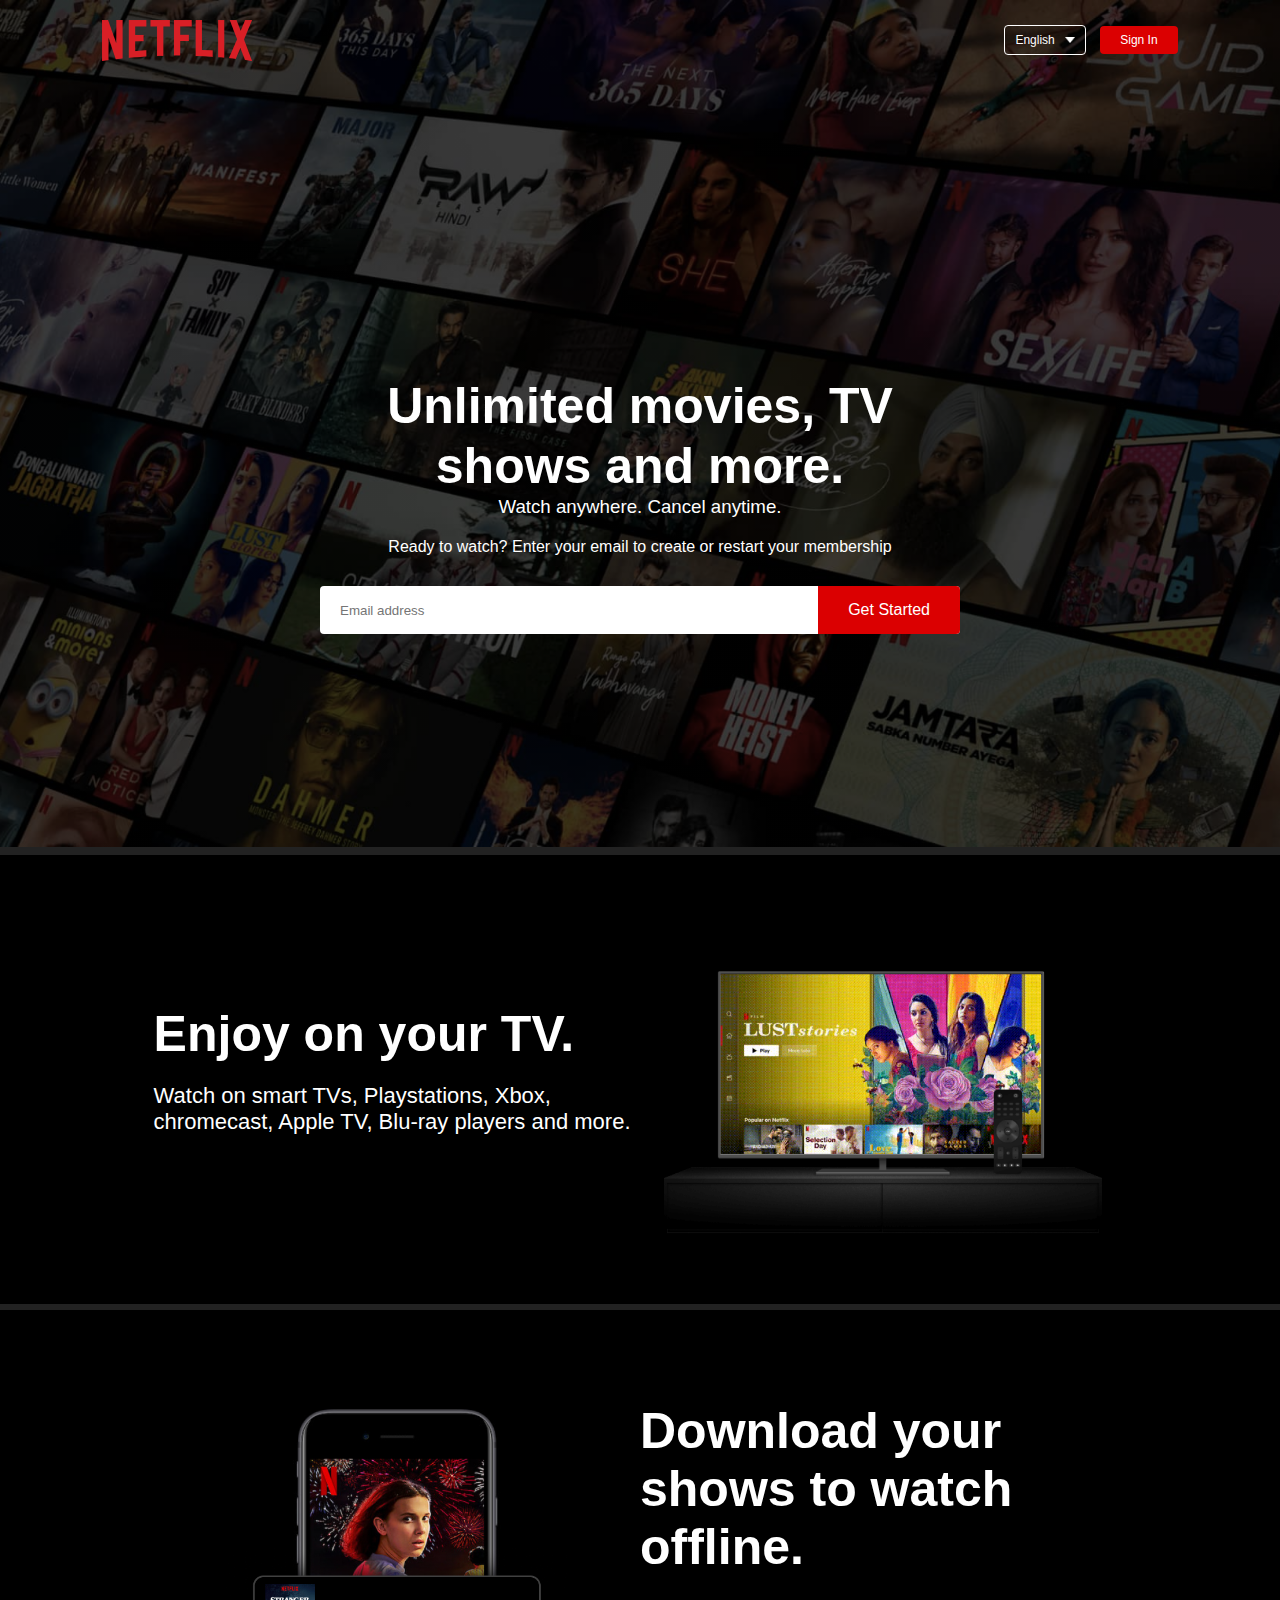
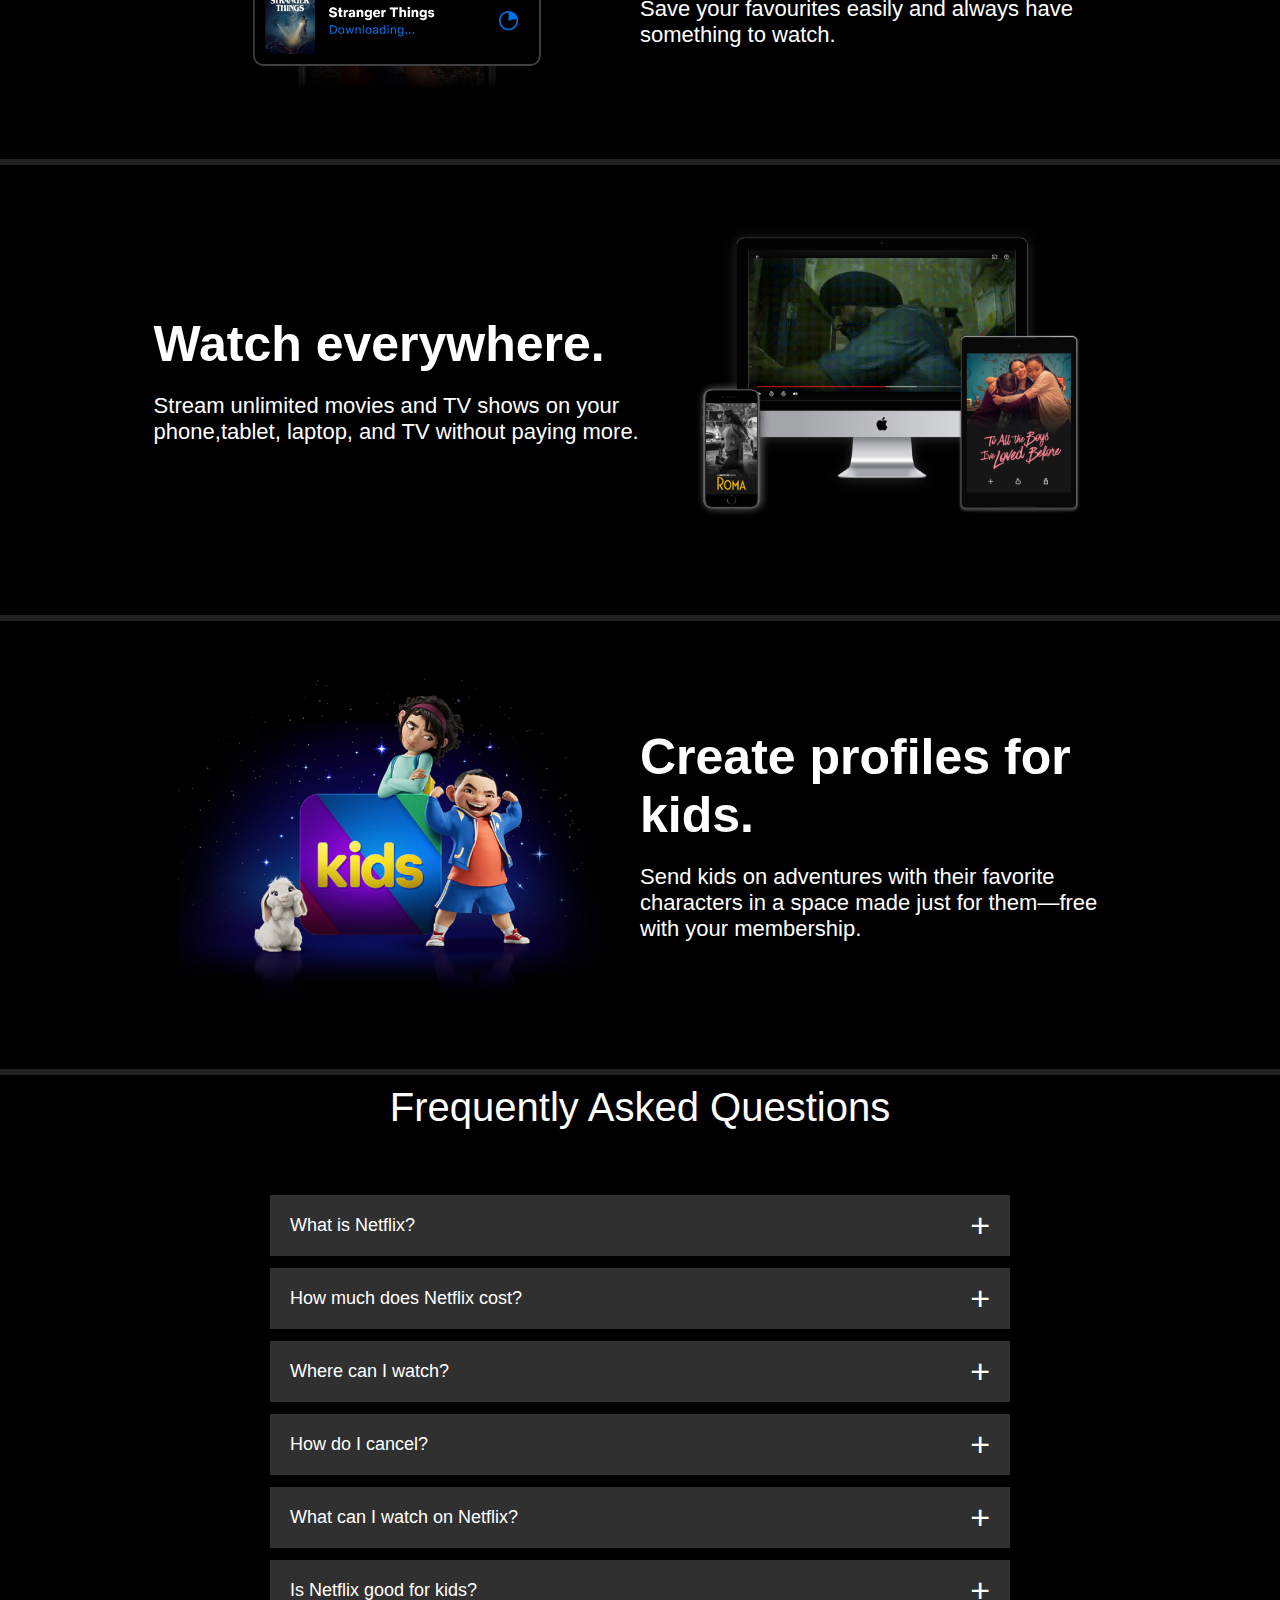
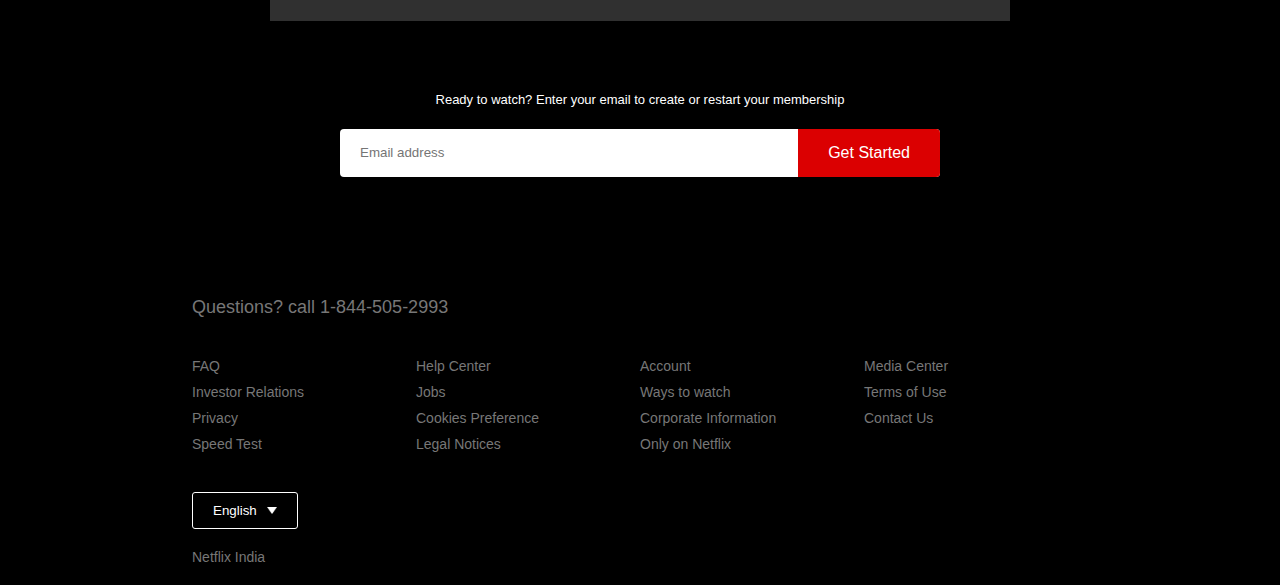
<file: index.html>
<!DOCTYPE html>
<html lang="en">
  <head>
    <meta charset="UTF-8" />
    <meta name="viewport" content="width=device-width, initial-scale=1.0" />
    <title>Netflix Clone</title>
    <link rel="stylesheet" href="styles.css" />
  </head>
  <body>
    <header>
      <nav>
        <img src="assets/images/logo.png" alt="Logo" class="logo" />
        <div>
          <button class="lang-btn">
            English <img src="assets/images/down-icon.png" alt="dropdown" />
          </button>
          <a href="login.html"><button>Sign In</button></a>
        </div>
      </nav>
      <section class="hero">
        <h1>Unlimited movies, TV shows and more.</h1>
        <h3>Watch anywhere. Cancel anytime.</h3>
        <p>
          Ready to watch? Enter your email to create or restart your membership
        </p>
        <form action="" class="email-signup">
          <input type="email" placeholder="Email address" required />
          <button type="submit">Get Started</button>
        </form>
      </section>
    </header>
    <main>
      <section class="value-props">
        <div class="item">
          <div class="item-text">
            <h2>Enjoy on your TV.</h2>
            <p>
              Watch on smart TVs, Playstations, Xbox, chromecast, Apple TV,
              Blu-ray players and more.
            </p>
          </div>
          <div class="item-img">
            <img src="assets/images/item-1.png" alt="" />
          </div>
        </div>
        <div class="item">
          <div class="item-img">
            <img src="assets/images/item-2.png" alt="" />
          </div>
          <div class="item-text">
            <h2>Download your shows to watch offline.</h2>
            <p>
              Save your favourites easily and always have something to watch.
            </p>
          </div>
        </div>
        <div class="item">
          <div class="item-text">
            <h2>Watch everywhere.</h2>
            <p>
              Stream unlimited movies and TV shows on your phone,tablet, laptop,
              and TV without paying more.
            </p>
          </div>
          <div class="item-img">
            <img src="assets/images/item-3.png" alt="" />
          </div>
        </div>
        <div class="item">
          <div class="item-img">
            <img src="assets/images/item-4.png" alt="" />
          </div>
          <div class="item-text">
            <h2>Create profiles for kids.</h2>
            <p>
              Send kids on adventures with their favorite characters in a space
              made just for them—free with your membership.
            </p>
          </div>
        </div>
      </section>
      <section class="faqs">
        <h2>Frequently Asked Questions</h2>
        <ul class="accordion">
          <li>
            <input type="checkbox" name="accordion" id="1" />
            <label for="1">What is Netflix?</label>
            <div class="content">
              <p>
                Lorem ipsum dolor, sit amet consectetur adipisicing elit.
                Debitis adipisci unde saepe culpa ex facilis, maxime tempore
                maiores! Sunt recusandae dolorum temporibus asperiores tempora
                reprehenderit quo optio facilis aperiam cum.
              </p>
            </div>
          </li>
          <li>
            <input type="checkbox" name="accordion" id="2" />
            <label for="2">How much does Netflix cost?</label>
            <div class="content">
              <p>
                Lorem ipsum dolor, sit amet consectetur adipisicing elit.
                Debitis adipisci unde saepe culpa ex facilis, maxime tempore
                maiores! Sunt recusandae dolorum temporibus asperiores tempora
                reprehenderit quo optio facilis aperiam cum.
              </p>
            </div>
          </li>
          <li>
            <input type="checkbox" name="accordion" id="3" />
            <label for="3">Where can I watch?</label>
            <div class="content">
              <p>
                Lorem ipsum dolor, sit amet consectetur adipisicing elit.
                Debitis adipisci unde saepe culpa ex facilis, maxime tempore
                maiores! Sunt recusandae dolorum temporibus asperiores tempora
                reprehenderit quo optio facilis aperiam cum.
              </p>
            </div>
          </li>
          <li>
            <input type="checkbox" name="accordion" id="4" />
            <label for="4">How do I cancel?</label>
            <div class="content">
              <p>
                Lorem ipsum dolor, sit amet consectetur adipisicing elit.
                Debitis adipisci unde saepe culpa ex facilis, maxime tempore
                maiores! Sunt recusandae dolorum temporibus asperiores tempora
                reprehenderit quo optio facilis aperiam cum.
              </p>
            </div>
          </li>
          <li>
            <input type="checkbox" name="accordion" id="5" />
            <label for="5">What can I watch on Netflix?</label>
            <div class="content">
              <p>
                Lorem ipsum dolor, sit amet consectetur adipisicing elit.
                Debitis adipisci unde saepe culpa ex facilis, maxime tempore
                maiores! Sunt recusandae dolorum temporibus asperiores tempora
                reprehenderit quo optio facilis aperiam cum.
              </p>
            </div>
          </li>
          <li>
            <input type="checkbox" name="accordion" id="6" />
            <label for="6">Is Netflix good for kids?</label>
            <div class="content">
              <p>
                Lorem ipsum dolor, sit amet consectetur adipisicing elit.
                Debitis adipisci unde saepe culpa ex facilis, maxime tempore
                maiores! Sunt recusandae dolorum temporibus asperiores tempora
                reprehenderit quo optio facilis aperiam cum.
              </p>
            </div>
          </li>
        </ul>
        <small
          >Ready to watch? Enter your email to create or restart your
          membership</small
        >
        <form action="" class="email-signup">
          <input type="email" placeholder="Email address" required />
          <button type="submit">Get Started</button>
        </form>
      </section>
    </main>
    <footer>
      <h2>Questions? call 1-844-505-2993</h2>
      <div class="item">
        <div class="item-col">
          <a href="#">FAQ</a>
          <a href="#">Investor Relations</a>
          <a href="#">Privacy</a>
          <a href="#">Speed Test</a>
        </div>
        <div class="item-col">
          <a href="#">Help Center</a>
          <a href="#">Jobs</a>
          <a href="#">Cookies Preference</a>
          <a href="#">Legal Notices</a>
        </div>
        <div class="item-col">
          <a href="#">Account</a>
          <a href="#">Ways to watch</a>
          <a href="#">Corporate Information</a>
          <a href="#">Only on Netflix</a>
        </div>
        <div class="item-col">
          <a href="#">Media Center</a>
          <a href="#">Terms of Use</a>
          <a href="#">Contact Us</a>
        </div>
      </div>
      <button class="lang-btn">
        English <img src="assets/images/down-icon.png" alt="dropdown" />
      </button>
      <p class="copyright-text">Netflix India</p>
    </footer>
  </body>
</html>
</file>
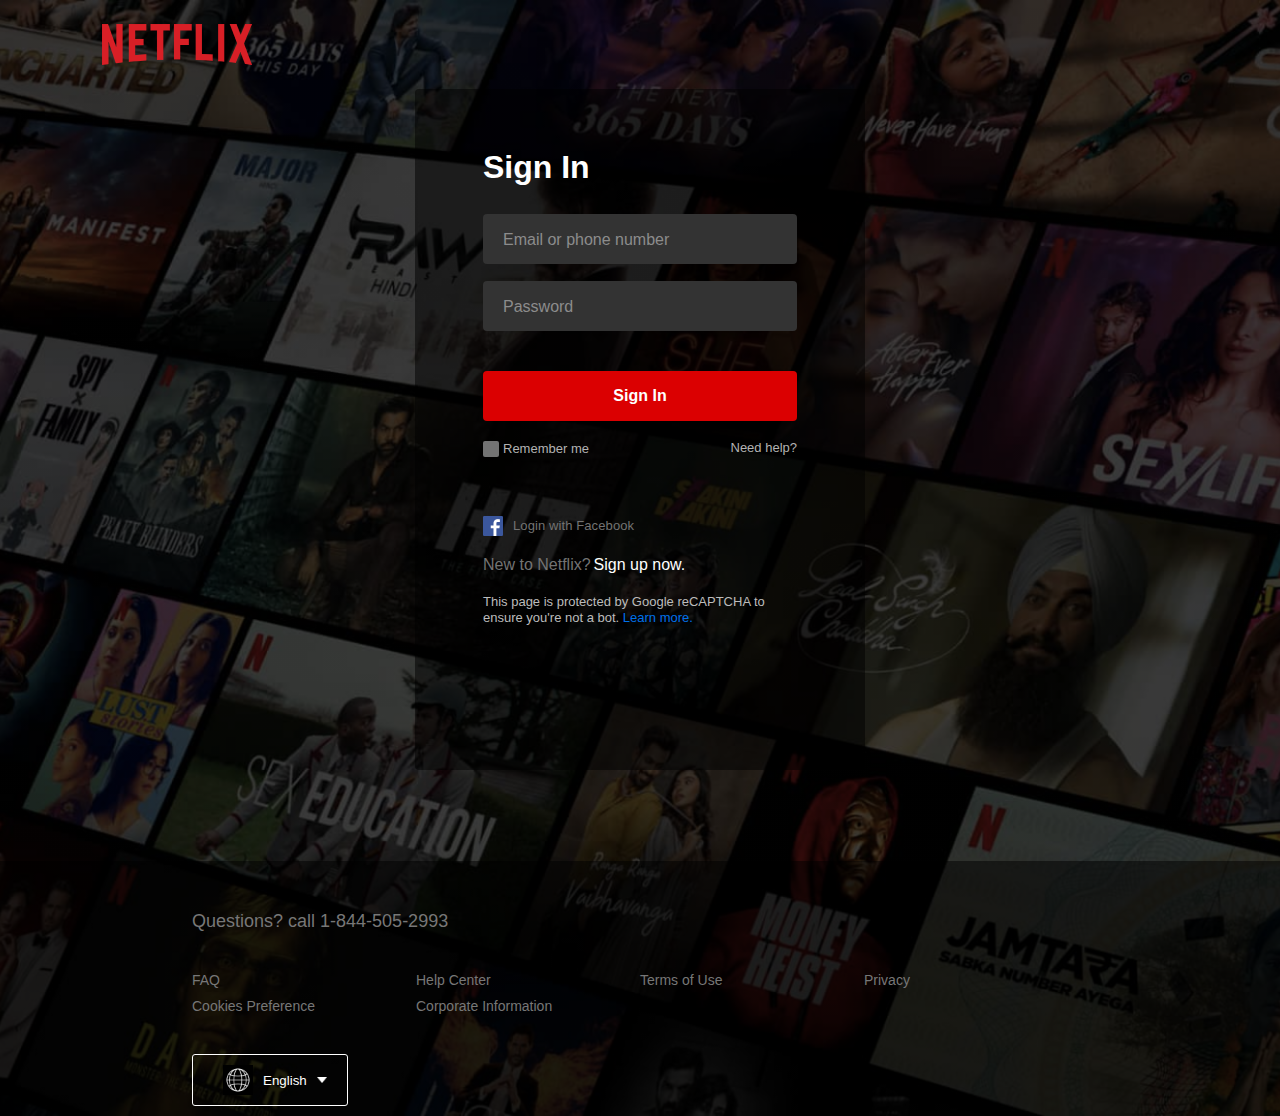
<file: login.html>
<!DOCTYPE html>
<html lang="en">
  <head>
    <meta charset="UTF-8" />
    <meta name="viewport" content="width=device-width, initial-scale=1.0" />
    <link rel="stylesheet" href="login.css" />
    <title>Sign Up</title>
  </head>
  <body>
    <main>
      <header>
        <nav>
          <img src="assets/images/logo.png" alt="Logo" class="logo" />
        </nav>
        <section class="card">
          <form action="" autocomplete="off">
            <div class="card-content">
              <h1>Sign In</h1>
              <div class="inputbox">
                <input type="text" id="username" class="input-text" required />
                <span class="float-label"><label for="username">Email or phone number</label></span>
              </div>
              <div class="inputbox">
                <input type="password" id="pass" class="input-text" required />
                <span class="float-label"><label for="pass">Password</label></span>
              </div>
              <button class="submit-btn" type="submit">Sign In</button><br />
              <div class="rem-help">
                <label class="rem-me">
                  <input type="checkbox" />
                  <span class="check-mark"></span>
                  Remember me
                </label>
                <p><a href="#">Need help?</a></p>
              </div>
            </div>
            <div class="form-footer">
              <div class="login-fb">
                <p><a href="#"><img src="assets/images/fb.png" alt="facebook logo">Login with Facebook</a></p>
              </div>
              <div class="signup-now">
                <p>New to Netflix?<a href="#">Sign up now.</a></p>
              </div>
              <div class="recaptcha">
                <p>
                  This page is protected by Google reCAPTCHA to ensure you're
                  not a bot.
                  <a href="#">Learn more.</a>
                </p>
              </div>
            </div>
          </form>
        </section>
      </header>
      <footer id="signup-footer-1">
        <h2>Questions? call 1-844-505-2993</h2>
        <div class="item">
          <div class="item-col">
            <a href="#">FAQ</a>
            <a href="#">Cookies Preference</a>
          </div>
          <div class="item-col">
            <a href="#">Help Center</a>
            <a href="#">Corporate Information</a>
          </div>
          <div class="item-col">
            <a href="#">Terms of Use</a>
          </div>
          <div class="item-col">
            <a href="#">Privacy</a>
          </div>
        </div>
        <button class="lang-btn" id="signup-btn-1">
          <img
            id="signup-img-1"
            src="assets/images/web-globe.png"
            alt="dropdown"
          />English <img src="assets/images/down-icon.png" alt="dropdown" />
        </button>
      </footer>
    </main>
  </body>
</html>
</file>
<file: styles.css>
*{
    padding: 0;
    margin: 0;
    box-sizing: border-box;
    font-family: 'Netflix Sans', sans-serif;
}
:root{
    --Black-1: #222222;
    --Black-2: #303030;
    --Netflix-red: #db0001;
    --hover-color: #404040;
    --footer-text: #777777;
}

body{
    background: black;
    color: white;
} 
header{
    width:  100%;
    height: 95vh;
    background-image: linear-gradient(rgba(0, 0, 0, 0.7), rgba(0,0,0,0.7)), url(assets/images/header-image.png);
    background-size: cover;
    background-position: center;
    padding : 10px 8%;
    border-bottom: 8px solid  var(--Black-1);
    ;
}


header nav{
    display: flex;
    align-items: center;
    justify-content: space-between;
    padding: 10px 0;

}

.logo{
    width: 150px;
    cursor: pointer;
}

nav button{
    border: 0;
    outline: 0;
    background: var(--Netflix-red);
    color: white;
    padding: 7px 20px;
    font-size: 12px;
    border-radius: 4px;
    margin-left: 10px;
    cursor: pointer;
}
.lang-btn{
    display: inline-flex;
    align-items: center;
    background: transparent;
    border: 1px solid white;
    padding: 7px 10px;
}

.lang-btn img{
    width: 10px;
    margin-left: 10px;
}

.hero{
    position: absolute;
    top: 45%;
    left:  50%;
    transform: translate(-50%, -50%);
    text-align: center;
    margin-top: 100px;
}
.hero h1{
    font-size: 50px;
    line-height: 60px;
    font-weight: 600;
    max-width: 650px;

}
.hero h3{
    font-weight: 400;
    margin-bottom: 20px;
}
.email-signup{
    display: flex;
    background: white;
    border-radius: 4px;
    align-items: center;
    margin-top: 30px;
    overflow: hidden;
}
.email-signup input{
    flex: 1;
    border: 0;
    outline: 0;
    margin-left: 20px;
}
.email-signup button{
    background: var(--Netflix-red);
    border: 0;
    outline: 0;
    color: white;
    font-size: 16px;
    cursor: pointer;
    padding: 15px 30px;
}

/*--------------------Value props section----------------------------*/

.value-props{
    font-size: 22px;
}
.item{
    display: flex;
    width: 100%;
    align-items: center;
    flex-wrap: wrap;
}
.value-props .item{
    border-bottom: 6px solid var(--Black-1);
    padding: 50px 12%;
}

.item-text{
    flex-basis: 50%;
    margin-bottom: 20px;
}
.item-img{
    flex-basis: 50%;
    margin-bottom: 20px;

}
.item-img img{
    display: block;
    width: 90%;
    margin: auto;
}
.value-props h2{
    font-size: 50px;
    font-weight: 600;
    margin-bottom: 20px;
}

/* ---------------------------FAQs------------------------ */

.faqs{
    padding: 10px 15%;
    text-align: center;
    font-size: 18px;
}
.faqs h2{
    font-weight: 500;
    font-size: 40px;
}
.accordion{
    margin: 60px auto;
    width: 100%;
    max-width: 750px;
}
.accordion li{
    list-style: none;
    width: 100%;
    padding: 5px;
}
.accordion li label{
    position: relative;
    display: flex;
    align-items: center;
    padding: 20px;
    font-size: 18px;
    font-weight: 500;
    background: var(--Black-2);
    margin-bottom: 2px;
    cursor: pointer;
}
.accordion li label:hover{
    background: var(--hover-color);
}
label::after{
    content: '+';
    font-size: 34px;
    position: absolute;
    right: 20px;
    transition: transform 0.3s;
}
.accordion input[type="checkbox"]{
    display: none;
}
.accordion .content{
    background: var(--Black-2);
    text-align: left;
    padding: 0 20px;
    max-height: 0;
    overflow: hidden;
    transition: max-height 0.3s, padding 0.5s ;
}
.accordion input[type="checkbox"]:checked + label + .content{
    max-height: 600px;
    padding: 30px 20px;
}
.accordion input[type="checkbox"]:checked + label::after{
    transform: rotate(45deg);
}
.faqs .email-signup{
    max-width: 600px;
    margin: 20px auto 60px;
}
.faqs small{
    font-size: 13px;
}

/* ------------------footer----------------------- */
.f-item{
    display: inline-flex;
  flex-wrap: wrap;
  align-items: start;
}
.f-item li{
    flex: 1 0 25%; /* explanation below */
    list-style: none;
    margin-bottom: 30px;
  flex-direction: column;
  
}

footer{
    padding: 50px 15% 10px;
    color: var(--footer-text);
}

footer h2{
    font-size:18px;
    font-weight: 400;
    margin-bottom: 30px;
}
footer .item{
    display: flex;
    align-items: start;
    padding: 10px 0;
}
footer .item-col{
    flex-basis: 25%;
    flex-grow: 1;
    margin-bottom: 20px;
}
footer .item-col a{
    color: #777;
    display: block;
    text-decoration: none;
    font-size: 14px;
    margin-bottom: 10px;
}
footer .lang-btn{
    color: white;
    padding: 10px 20px;
    border-radius: 3px;
}
.copyright-text{
    font-size: 14px;
    margin-top: 20px;
    margin-bottom: 10px;
}

/* ------------------------------media queries for small screen-------------- */
@media only screen and (max-width: 600px){
    .logo{
        width: 100px;
    }
    nav button{
        padding: 5px 10px;
    }
    nav .lang-btn{
        padding: 4px 8px;
    }   
    .hero{
       position: unset;
       transform: none;
       padding-top: 15px; 
    }
    .hero h1{
        font-size: 30px;
    }
    .email-signup button{
        font-size: 12px;
        padding: 10px 15px ;
    }
    .item-text, .item-img{
        flex-basis: 100%;
    }
    .value-props h2{
        font-size: 30px;
    }
    .value-props p{
        font-size: 15px;
    }

    .item:nth-child(2), .item:nth-child(4){
        flex-direction: column-reverse;
    }
    .value-props .item{
        padding: 30px 12%;
    }
    .faqs h2{
        font-size: 20px;
    }
    .accordion .content{
        font-size: 14px;
    }
    .accordion li label{
        padding: 10px;
        font-size: 14px;
    }
    label::after{
        font-size: 22px;
    }
}
</file>
<file: login.css>
@import url(styles.css);

main {
  display: inline-flex;
  flex-direction: column;
  justify-content: space-between;
  width: 100%;
  height: 100%;
  min-height: 100vh;
  background-image: linear-gradient(rgba(0, 0, 0, 0.7), rgba(0, 0, 0, 0.7)),
    url(assets/images/header-image.png);
  background-size: cover;
  background-position: center;
  gap: 91px;
}
/* --------------------------------header----------------------------- */
header {
  height: unset;
  background-image: unset;
  border-bottom: unset;
  margin-bottom: 20px;
  padding: 0 8%;
  margin: 0;
}
header nav {
  padding: 24px 0;
}

.lang-btn img#signup-img-1 {
  width: 30px;
  margin-right: 10px;
  padding: 0;
}
/* --------------------------------footer--------------------------- */
footer {
  background: rgba(0, 0, 0, 0.5);
}
/* ------------------------------------------card------------------------------------- */
.card {
  background: rgba(0, 0, 0, 0.5);
  color: #737373;
  width: 450px;
  max-width: 100%;
  padding: 60px 68px 40px;
  border-radius: 4px;
  margin: 0 auto;
}
form {
  padding-bottom: 14%;
}
form h1 {
  color: white;
  text-align: left;
  margin: 0 0 20px;
}

form .inputbox {
  position: relative;
}
.input-text {
  font-size: 14px;
  width: 100%;
  height: 35px;
  outline: none;
  background: #333;
  color: #fff;
  margin: 8.5px auto;
  font-weight: 500;
}
#username {
  padding: 16px 20px 0;
}
#pass {
  padding: 16px 65px 0 20px;
}
.float-label {
  color: #8c8c8c;
  position: absolute;
  pointer-events: none;
  left: 20px;
  top: 25px;
  transition: 0.3s ease all;
  border: none;
}
label::after {
  content: unset;
}
.input-text,
.submit-btn {
  border: none;
  font-size: 16px;
  width: 100%;
  border-radius: 4px;
  height: 50px;
  line-height: 50px;
}
input:focus + .float-label,
input:not(:focus):valid + .float-label {
  top: 16px;
  bottom: 10px;
  left: 20px;
  font-size: 11px;
  opacity: 1;
}
input:focus,
input:valid {
  background: #454545;
}
.submit-btn {
  background: var(--Netflix-red);
  color: white;
  font-weight: 600;
  margin-top: 10%;
  margin-bottom: -3px;
  padding: 16px 19px;
  line-height: 0;
  cursor: pointer;
}
/* --------------------------------remember-me------------------------------ */
.rem-help {
  display: flex;
  justify-content: space-between;
  width: 100%;
  padding-top: 19px;
}
.rem-help p a {
  display: flex;
  color: #b3b3b3;
  font-size: 13px;
  font-weight: 500;
  padding-top: 3px;
  line-height: 16.6px;
  text-decoration: none;
}
.rem-help p a:hover {
  text-decoration: underline;
}
.rem-help .rem-me input {
  display: none;
}
.rem-help .rem-me {
  display: block;
  position: relative;
  padding: 4px 0 0 20px;
  font-size: 13px;
  font-weight: 500;
  line-height: 15.6px;
  color: #b3b3b3;
}
.rem-help .rem-me .check-mark {
  position: absolute;
  left: 0;
  height: 16px;
  width: 16px;
  border-radius: 2px;
  background: #737373;
  font-size: 13px;
}
.rem-me input:checked + .check-mark {
  background: white;
}
.rem-help .rem-me .check-mark::after {
  content: "";
  position: absolute;
  display: none;
  left: 6px;
  top: 1px;
  height: 9px;
  width: 3px;
  border: 1px solid #333;
  border-width: 0 3px 3.5px 0;
  transform: rotate(45deg);
}
.rem-help .rem-me input:checked + .check-mark::after {
  display: block;
}
/* -----------------------------form footer----------------------------- */
.form-footer {
  padding: 60px 0;
  display: flex;
  flex-direction: column;
  gap: 20px;
}
.form-footer .login-fb p a {
  color: #737373;
  text-decoration: none;
  font-weight: 500;
  font-size: 13px;
  line-height: 13px;
  letter-spacing: 0.1px;
}
.form-footer .login-fb img {
  width: 20px;
  height: 20px;
  margin: -2px 10px 0 0;
  object-fit: cover;
  vertical-align: middle;
  font-size: 13px;
}
.form-footer .signup-now p a {
  color: white;
  padding-left: 3px;
  text-decoration: none;
}
.form-footer .recaptcha p {
  font-size: 13px;
  color: #bcbcbc;
  line-height: 16px;
}
.form-footer .recaptcha p a {
  display: inline;
  width: 100%;
  text-decoration: none;
  color: #0071eb;
}
.form-footer .recaptcha p a:hover {
  text-decoration: underline;
}
/* ---------------------------------------media queries------------------- */
@media only screen and (max-width: 600px){
  main{
    background-image: none;
    gap: 40px;
  }
  .card{
    padding: unset;
  }
  footer{
    border-top: #454545 solid 1px;
  }

  .form-footer{
    padding: 60px 0 0;
  }
  
}
</file>
